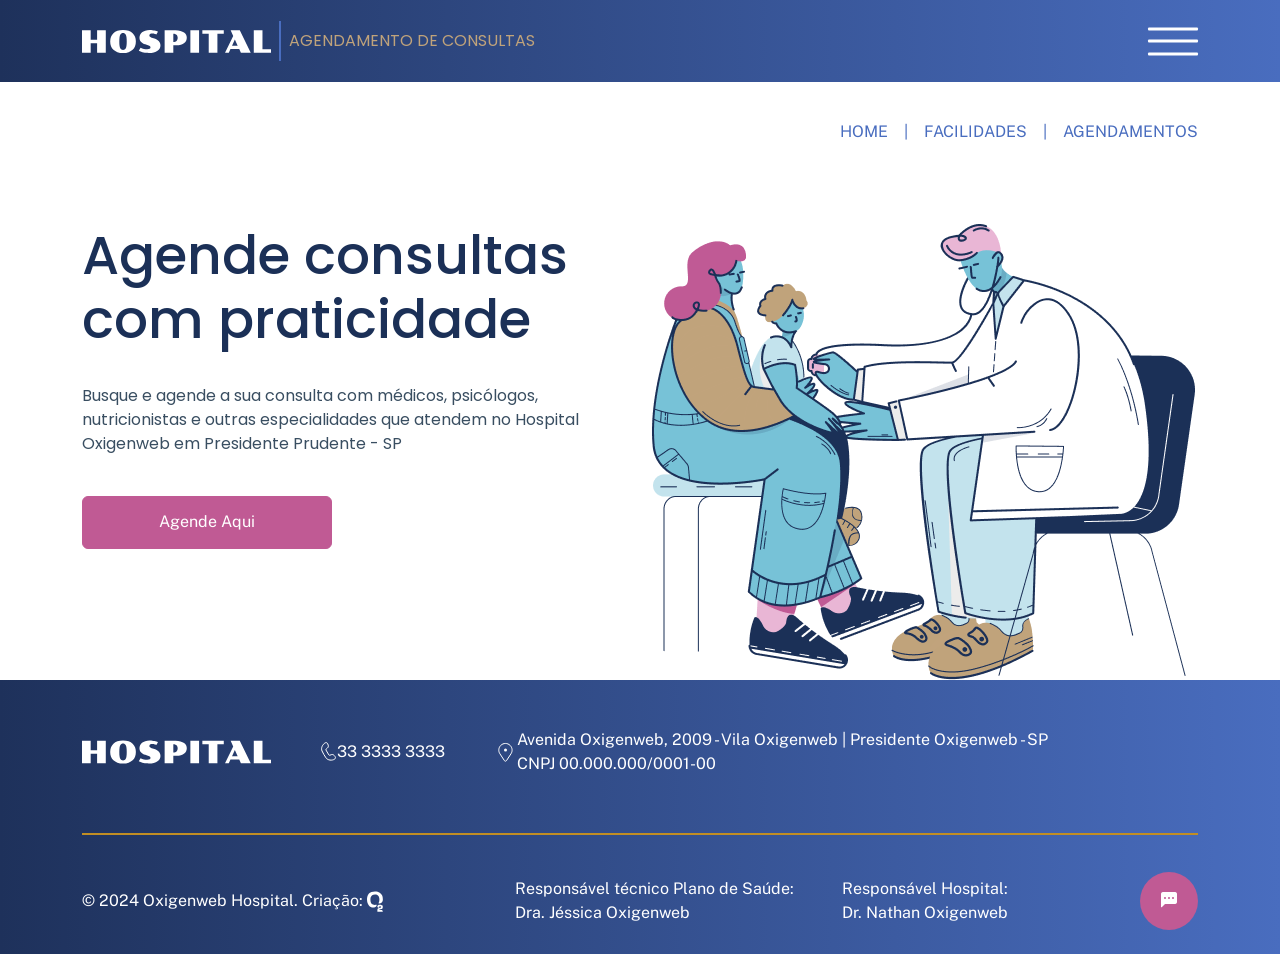
<file: index.html>
<!doctype html>
<html lang="en">

<head>
    <title>Hospital - Agendar consulta</title>
    <!-- Required meta tags -->
    <meta charset="utf-8" />
    <meta name="viewport" content="width=device-width, initial-scale=1, shrink-to-fit=no" />

    <!-- Bootstrap CSS v5.2.1 -->
    <link href="https://cdn.jsdelivr.net/npm/bootstrap@5.3.2/dist/css/bootstrap.min.css" rel="stylesheet"
        integrity="sha384-T3c6CoIi6uLrA9TneNEoa7RxnatzjcDSCmG1MXxSR1GAsXEV/Dwwykc2MPK8M2HN" crossorigin="anonymous" />
    <link rel="stylesheet" href="https://cdn.jsdelivr.net/npm/bootstrap-icons@1.11.3/font/bootstrap-icons.min.css">
    <link rel="stylesheet" href="css/style.css">
    <link rel="stylesheet" href="css/btn.css">
</head>

<body>
    <header>
        <nav class="navbar fixed-top gradient-bg bg-body-tertiary d-flex">
            <div class="container py-2">
                <div class="d-flex gap-2 align-items-center">
                    <a class="navbar-brand m-0 d-flex" href="#">
                        <img src="imgs/HOSPITAL.svg" alt="logo">
                    </a>
                    <div class="vertical-line"></div>
                    <p class="text-top m-0 fonte-titulo">Agendamento de consultas</p>
                </div>
                <div class="off-screen-menu">
                    <ul class="ul-menu fonte-titulo">
                        <li><a href="index.html" class="text-white link-underline link-underline-opacity-0">Home</a>
                        </li>
                        <li><a href="#" class="text-white link-underline link-underline-opacity-0">Rede credenciada</a>
                        </li>
                        <li><a href="#" class="text-white link-underline link-underline-opacity-0">Agendamentos</a></li>
                        <li><a href="#" class="text-white link-underline link-underline-opacity-0">2º Via de Boleto</a>
                        </li>
                        <li><a href="#" class="text-white link-underline link-underline-opacity-0">Área do
                                Beneficiário</a></li>
                        <li><a href="faq.html" class="text-white link-underline link-underline-opacity-0">FAQ</a></li>
                    </ul>
                </div>
                <div class="ham-menu">
                    <span></span>
                    <span></span>
                    <span></span>
                </div>
            </div>
        </nav>
    </header>
    <main>
        <div class="container-xl">
            <div class="col breadcrumbs">
                <div class="d-flex justify-content-end gap-3">
                    <a href="#" class="links-pags">HOME</a>
                    <span class="links-pags"> | </span>
                    <a href="#" class="links-pags">FACILIDADES</a>
                    <span class="links-pags"> | </span>
                    <a href="#" class="links-pags">AGENDAMENTOS</a>
                </div>
            </div>

            <section id="home" class="">
                <div class="row d-flex justify-content-center mt-5">
                    <div class="col-12 col-md-6">
                        <div class="d-grid gap-4 pe-3">
                            <h1 class="fonte-azul fonte-grande fonte-titulo fonte-titulo">Agende consultas com
                                praticidade</h1>
                            <p class="cor-cinza fonte-titulo">Busque e agende a sua consulta com médicos, psicólogos,
                                nutricionistas
                                e outras especialidades que
                                atendem no Hospital Oxigenweb em Presidente Prudente - SP</p>
                            <button id="startBookingAppointment" class="btn btn-primary btn-start-appointment">Agende
                                Aqui</button>
                        </div>
                    </div>
                    <div class="col-12 col-md-6">
                        <img src="imgs/img-tratamento.png" alt="imagem-atendimento" class="img-fluid">
                    </div>
                </div>
            </section>

            <section id="form" class="d-none">
                <div class="row d-flex justify-content-center mt-3">
                    <div class="col-12 col-md-3 d-flex justify-content-center">
                        <ul class="progress-list p-0 d-flex flex-row flex-md-column">
                            <li class="one active">
                                <div class="d-flex align-items-center">
                                    <svg width="32" height="35" viewBox="0 0 31 35" fill="none"
                                        xmlns="http://www.w3.org/2000/svg">
                                        <circle cx="15.5" cy="17.5" r="15.5" />
                                        <path
                                            d="M14.064 22V15.502H12.516V14.512C13.012 14.512 13.412 14.466 13.716 14.374C14.024 14.278 14.254 14.142 14.406 13.966C14.558 13.786 14.648 13.572 14.676 13.324H15.84V22H14.064Z"
                                            fill="white" />
                                    </svg>
                                    <div class="ms-2 d-flex flex-column">
                                        <span>Especialidade</span>
                                        <span id="especialidade-txt"></span>
                                    </div>
                                </div>
                            </li>
                            <li class="two">
                                <div class="d-flex align-items-center">
                                    <svg width="32" height="35" viewBox="0 0 31 35" fill="none"
                                        xmlns="http://www.w3.org/2000/svg">
                                        <circle cx="15.5" cy="17.5" r="15.5" />
                                        <path
                                            d="M12.678 22V21.136V20.692C12.678 20.252 12.76 19.872 12.924 19.552C13.088 19.228 13.304 18.948 13.572 18.712C13.844 18.472 14.14 18.262 14.46 18.082C14.784 17.902 15.108 17.732 15.432 17.572C15.756 17.412 16.052 17.252 16.32 17.092C16.592 16.928 16.81 16.746 16.974 16.546C17.138 16.346 17.22 16.11 17.22 15.838C17.22 15.49 17.098 15.206 16.854 14.986C16.614 14.766 16.284 14.656 15.864 14.656C15.428 14.656 15.058 14.782 14.754 15.034C14.45 15.286 14.262 15.666 14.19 16.174H12.516C12.524 15.622 12.652 15.122 12.9 14.674C13.152 14.222 13.528 13.864 14.028 13.6C14.528 13.336 15.156 13.204 15.912 13.204C16.56 13.204 17.118 13.314 17.586 13.534C18.058 13.754 18.422 14.06 18.678 14.452C18.934 14.844 19.062 15.302 19.062 15.826C19.062 16.262 18.982 16.638 18.822 16.954C18.662 17.27 18.45 17.54 18.186 17.764C17.922 17.988 17.632 18.184 17.316 18.352C17 18.52 16.684 18.676 16.368 18.82C16.056 18.964 15.768 19.112 15.504 19.264C15.24 19.412 15.028 19.58 14.868 19.768C14.708 19.956 14.628 20.182 14.628 20.446V20.524H19.05V22H12.678Z"
                                            fill="white" />
                                    </svg>
                                    <div class="ms-2 d-flex flex-column">
                                        <span>Selecione o profissional</span>
                                        <span id="profissional-txt"></span>
                                    </div>
                                </div>
                            </li>
                            <li class="three">
                                <div class="d-flex align-items-center">
                                    <svg width="32" height="35" viewBox="0 0 31 35" fill="none"
                                        xmlns="http://www.w3.org/2000/svg">
                                        <circle cx="15.5" cy="17.5" r="15.5" />
                                        <path
                                            d="M12.582 15.994C12.582 15.37 12.728 14.852 13.02 14.44C13.316 14.028 13.714 13.72 14.214 13.516C14.714 13.308 15.27 13.204 15.882 13.204C16.53 13.204 17.106 13.288 17.61 13.456C18.118 13.624 18.518 13.88 18.81 14.224C19.102 14.568 19.248 15.004 19.248 15.532C19.248 15.96 19.124 16.338 18.876 16.666C18.628 16.99 18.224 17.248 17.664 17.44C17.984 17.528 18.28 17.662 18.552 17.842C18.824 18.022 19.042 18.252 19.206 18.532C19.37 18.812 19.452 19.148 19.452 19.54C19.452 19.964 19.358 20.338 19.17 20.662C18.982 20.986 18.722 21.258 18.39 21.478C18.058 21.698 17.674 21.862 17.238 21.97C16.802 22.078 16.336 22.132 15.84 22.132C15.144 22.128 14.55 22.014 14.058 21.79C13.57 21.562 13.194 21.238 12.93 20.818C12.67 20.398 12.536 19.898 12.528 19.318H14.214C14.298 19.81 14.49 20.166 14.79 20.386C15.09 20.606 15.446 20.716 15.858 20.716C16.218 20.716 16.526 20.664 16.782 20.56C17.042 20.456 17.24 20.312 17.376 20.128C17.516 19.94 17.586 19.726 17.586 19.486C17.586 19.238 17.514 19.024 17.37 18.844C17.23 18.664 17.034 18.524 16.782 18.424C16.53 18.32 16.242 18.264 15.918 18.256L15.09 18.226V16.834L15.834 16.792C16.146 16.78 16.418 16.722 16.65 16.618C16.882 16.514 17.062 16.376 17.19 16.204C17.322 16.028 17.388 15.83 17.388 15.61C17.388 15.398 17.322 15.214 17.19 15.058C17.058 14.902 16.876 14.78 16.644 14.692C16.412 14.604 16.146 14.56 15.846 14.56C15.57 14.56 15.316 14.606 15.084 14.698C14.852 14.79 14.662 14.942 14.514 15.154C14.366 15.362 14.28 15.642 14.256 15.994H12.582Z"
                                            fill="white" />
                                    </svg>
                                    <div class="ms-2 d-flex flex-column">
                                        <span>Data e Hora</span>
                                        <span id="date-txt"></span>
                                    </div>
                                </div>
                            </li>
                            <li class="four">
                                <div class="d-flex align-items-center">
                                    <svg width="32" height="35" viewBox="0 0 31 31" fill="none"
                                        xmlns="http://www.w3.org/2000/svg">
                                        <circle cx="15.5" cy="15.5" r="15.5" />
                                        <path
                                            d="M16.47 11.324H18.192V16.61H19.53V18.08H18.192V20H16.506L16.512 18.08H12.516V16.64L16.47 11.324ZM14.136 16.61H16.512V13.43L14.136 16.61Z"
                                            fill="white" />
                                    </svg>
                                    <div class="ms-2 d-flex flex-column">
                                        <span>Dados do paciente</span>
                                        <span id="paciente"></span>
                                    </div>
                                </div>
                            </li>
                            <li class="five">
                                <svg width="32" height="35" viewBox="0 0 31 35" fill="none"
                                    xmlns="http://www.w3.org/2000/svg">
                                    <circle cx="15.5" cy="17.5" r="15.5" />
                                    <path
                                        d="M13.434 13.324H19.008L18.942 14.758H14.82L14.652 16.852C14.972 16.672 15.276 16.542 15.564 16.462C15.856 16.382 16.176 16.342 16.524 16.342C17.104 16.342 17.622 16.452 18.078 16.672C18.538 16.888 18.902 17.206 19.17 17.626C19.438 18.046 19.572 18.558 19.572 19.162C19.572 19.774 19.434 20.302 19.158 20.746C18.882 21.19 18.49 21.532 17.982 21.772C17.478 22.012 16.88 22.132 16.188 22.132C15.62 22.132 15.092 22.044 14.604 21.868C14.116 21.692 13.694 21.452 13.338 21.148C12.982 20.84 12.712 20.488 12.528 20.092L13.896 19.282C14.052 19.554 14.228 19.8 14.424 20.02C14.62 20.236 14.846 20.408 15.102 20.536C15.362 20.66 15.664 20.722 16.008 20.722C16.528 20.722 16.946 20.584 17.262 20.308C17.578 20.032 17.736 19.672 17.736 19.228C17.736 18.948 17.664 18.698 17.52 18.478C17.38 18.254 17.186 18.078 16.938 17.95C16.69 17.822 16.4 17.758 16.068 17.758C15.892 17.758 15.724 17.774 15.564 17.806C15.408 17.834 15.248 17.89 15.084 17.974C14.924 18.054 14.746 18.17 14.55 18.322C14.494 18.346 14.454 18.358 14.43 18.358C14.41 18.358 14.37 18.344 14.31 18.316L13.038 17.728L13.434 13.324Z"
                                        fill="white" />
                                </svg>
                                <span>Confirmação</span>
                            </li>
                        </ul>
                    </div>
                    <div class="col-12 col-md-3 mt-3">
                        <h2 class="margin-h2"><b id="etapa" class="fonte-azul fonte-titulo">Selecione a
                                especialidade</b></h2>
                    </div>
                    <div class="col-12 col-md-6">

                        <section id="form-especialidade" class="">
                            <div class="row">
                                <div class="col d-grid justify-content-center gap-3">
                                    <div class="search-bar">
                                        <input type="text" id="search" placeholder="Buscar especialidade na lista">
                                    </div>
                                    <div class="specialty">
                                        <div id="especialidade1" data-value="Especialidade 1" class="specialty-item">
                                            <h2 >Especialidade 1</h2>
                                            <p>Descrição da especialidade selecionada lorem ipsum ansiedade é natural e, para além disso, é uma
                                                emoção fundamental.</p>
                                        </div>
                                        <div id="especialidade2" data-value="Especialidade 2" class="specialty-item">
                                            <h2>Especialidade 2</h2>
                                            <p>Descrição da especialidade selecionada lorem ipsum ansiedade é natural e, para além disso, é uma
                                                emoção fundamental.</p>
                                        </div>
                                        <div id="especialidade3" data-value="Especialidade 3" class="specialty-item">
                                            <h2>Especialidade 3</h2>
                                            <p>Descrição da especialidade selecionada lorem ipsum ansiedade é natural e, para além disso, é uma
                                                emoção fundamental.</p>
                                        </div>
                                        <div id="especialidade4" data-value="Especialidade 4" class="specialty-item">
                                            <h2>Especialidade 4</h2>
                                            <p>Descrição da especialidade selecionada lorem ipsum ansiedade é natural e, para além disso, é uma
                                                emoção fundamental.</p>
                                        </div>
                                    </div>
                                </div>
                            </div>
                            <div class="d-flex mt-4 justify-content-between margin-grande-bottom">
                                <button id="firstButtonNext" class="btn btn-primary btn-next ms-auto disabled">Avançar
                                    <i class="bi bi-chevron-right"></i></button>
                            </div>
                        </section>

                        <section id="form-doctor" class="d-none">
                            <span id="profesionalOf">Profissionais de </span>
                            <div class="row pb-5">
                                <div class="col">
                                    <div class="card">
                                        <div
                                            class="card-image rounded-top d-flex justify-content-center align-items-center">
                                            <img src="imgs/ico-doctor-placeholder.png" height="50px" width="58px"
                                                alt="">
                                        </div>
                                        <div class="card-body d-grid">
                                            <p class="card-title text-center m-0">Dra. Jéssica Oxigenweb</p>
                                            <input type="radio" class="doctor-radio" name="doutor" value="Jéssica"
                                                id="doutor1">
                                        </div>
                                    </div>
                                </div>
                                <div class="col">
                                    <div class="card">
                                        <div
                                            class="card-image rounded-top d-flex justify-content-center align-items-center">
                                            <img src="imgs/ico-doctor-placeholder.png" height="50px" width="58px"
                                                alt="">
                                        </div>
                                        <div class="card-body d-grid">
                                            <p class="card-title text-center m-0">Dr. Nathan Oxigenweb</p>
                                            <input type="radio" class="doctor-radio" name="doutor" value="Nathan"
                                                id="doutor2">
                                        </div>
                                    </div>
                                </div>
                                <div class="col">
                                    <div class="card">
                                        <div
                                            class="card-image rounded-top d-flex justify-content-center align-items-center">
                                            <img src="imgs/ico-doctor-placeholder.png" height="50px" width="58px"
                                                alt="">
                                        </div>
                                        <div class="card-body d-grid">
                                            <p class="card-title text-center m-0">Dr. Ricardo Nakamura Oxigenweb</p>
                                            <input type="radio" class="doctor-radio" name="doutor"
                                                value="Ricardo Nakamura" id="doutor3">
                                        </div>
                                    </div>
                                </div>
                                <div class="d-flex mt-4 justify-content-between">
                                    <button id="firstButtonPrevious" class="btn btn-ghost-primary btn-next"><i
                                            class="bi bi-chevron-left"></i>Voltar</button>
                                    <button id="secondButtonNext" class="btn btn-primary btn-next">Avançar <i
                                            class="bi bi-chevron-right"></i></button>
                                </div>
                            </div>
                        </section>

                        <section id="form-time" class="d-none">
                            <div class="row">
                                <div class="col d-grid margin-grande-top gap-3">
                                    <input id="date" class="form-control form-control-lg" type="date"
                                        aria-label="date input">
                                    <select id="horaSelect" class="form-select form-select-lg" aria-label="select time">
                                        <option disabled selected>Selecione um horário disponível</option>
                                        <option value="7">7:00</option>
                                        <option value="8">8:00</option>
                                        <option value="9">9:00</option>
                                        <option value="10">10:00</option>
                                        <option value="11">11:00</option>
                                        <option value="13">13:00</option>
                                        <option value="14">14:00</option>
                                        <option value="15">15:00</option>
                                        <option value="16">16:00</option>
                                        <option value="17">17:00</option>
                                        <option value="18">18:00</option>
                                    </select>
                                </div>
                                <div class="d-flex mt-4 justify-content-between margin-grande-bottom">
                                    <button id="secondButtonPrevious" class="btn btn-ghost-primary btn-next"><i
                                            class="bi bi-chevron-left"></i>Voltar</button>
                                    <button id="thirdButtonNext" class="btn btn-primary btn-next">Avançar <i
                                            class="bi bi-chevron-right"></i></button>
                                </div>
                            </div>
                        </section>

                        <section id="form-info" class="d-none">
                            <div class="row">
                                <div class="col d-grid gap-3">
                                    <select id="whosConsulting" class="form-select form-select-lg"
                                        aria-label="select time">
                                        <option selected value="Consulta para si mesmo">Sim, a consulta é para mim
                                        </option>
                                        <option value="Consulta para outra pessoas">Não, a consulta é para outra pessoa
                                        </option>
                                    </select>
                                    <input id="nameInput" class="form-control form-control-lg" type="text"
                                        placeholder="Nome completo" aria-label=".form-control-lg example">
                                    <input id="birthdayInput" class="form-control form-control-lg" type="text"
                                        placeholder="Data de nascimento" onblur="(this.type='text')"
                                        onfocus="(this.type='date')" aria-label=".form-control-lg example">
                                    <input id="emailInput" class="form-control form-control-lg" type="text"
                                        placeholder="E-mail" aria-label=".form-control-lg example">
                                    <input id="cpfInput" class="form-control form-control-lg" type="text"
                                        placeholder="CPF" aria-label=".form-control-lg example">
                                    <input id="telInput" class="form-control form-control-lg" type="tel"
                                        placeholder="Telefone para contato" aria-label=".form-control-lg example">
                                    <div class="d-flex align-items-center justify-content-center gap-3">
                                        <input class="form-check-input" type="checkbox" value="" id="flexCheckDefault">
                                        <label class="form-check-label" for="flexCheckDefault">
                                            Eu li e concordo com os Termos de Uso para utilização dos meus dados no site
                                            do
                                            Hospital, para fins de consulta e de contato
                                        </label>
                                    </div>
                                </div>
                            </div>
                            <div class="d-flex mt-4 justify-content-between margin-grande-bottom">
                                <button id="thirdButtonPrevious" class="btn btn-ghost-primary btn-next"><i
                                        class="bi bi-chevron-left"></i>Voltar</button>
                                <button id="fourthButtonNext" class="btn btn-primary btn-next">Avançar <i
                                        class="bi bi-chevron-right"></i></button>
                            </div>
                        </section>

                        <section id="form-confirmar" class="d-none">
                            <div class="row">
                                <div class="col d-grid gap-3">
                                    <div></div>
                                    <h3 class="fonte-azul">Especialidade</h3>
                                    <span id="especialidadeTxtFinal"></span>
                                    <div></div>
                                    <h3 class="fonte-azul">Data e Hora</h3>
                                    <span id="dateTxtFinal"></span>
                                    <div></div>
                                    <h3 class="fonte-azul">Profissional</h3>
                                    <span id="doctorTxtFinal"></span>
                                    <div></div>
                                    <h3 class="fonte-azul">Dados do paciente</h3>
                                    <span id="whosConsultingFinal"></span>
                                    <span id="nomeTxtFInal"></span>
                                    <span id="birthdayTxtFinal"></span>
                                    <span id="cpfTxtFinal"></span>
                                    <span id="emailTxtFinal"></span>
                                    <span id="telTxtFinal"></span>
                                    <div></div>
                                </div>
                            </div>
                            <div class="d-flex mt-4 justify-content-between margin-grande-bottom">
                                <button id="fourthButtonPrevious" class="btn btn-ghost-primary btn-next"><i
                                        class="bi bi-chevron-left"></i>Voltar</button>
                                <button id="buttonConfirm" class="btn btn-primary btn-next">Avançar <i
                                        class="bi bi-chevron-right"></i></button>
                            </div>
                        </section>
                    </div>
            </section>

            <section id="final" class="d-none">
                <div class="row d-flex justify-content-center mt-5">
                    <div class="col-12 col-md-6">
                        <div class="d-grid gap-4">
                            <h1 class="fonte-azul fonte-grande fonte-titulo fonte-titulo text-center">Sua consulta foi
                                agendada com sucesso!</h1>
                            <p class="cor-cinza fonte-titulo text-center">Você receberá, em seu e-mail, uma notificação
                                como lembrete. Obrigado!</p>
                            <div class="d-flex mt-4 justify-content-between margin-grande-bottom">
                                <button id="homeButton" class="btn btn-primary btn-start-appointment">Voltar para a
                                    home</button>
                                <button class="btn btn-outline-primary btn-start-appointment">Ver mais
                                    facilidades</button>
                            </div>
                        </div>
                    </div>
                </div>
            </section>
        </div>
        </div>
        </section>

        </div>
    </main>
    <footer>
        <div class="gradient-bg pt-5 pb-4">
            <div class="container-xl">
                <div class="d-flex gap-5">
                    <img src="imgs/HOSPITAL.svg" alt="logo">
                    <div class="d-flex align-items-center">
                        <img src="imgs/ico-telefone.svg" alt="ico-telefone">
                        <span class="text-white">33 3333 3333</span>
                    </div>
                    <div class="d-flex align-items-center">
                        <img src="imgs/ico-location.svg" alt="ico-location">
                        <span class="text-white">Avenida Oxigenweb, 2009 - Vila Oxigenweb | Presidente Oxigenweb - SP
                            <br>CNPJ 00.000.000/0001-00</span>
                    </div>
                </div>
                <div class="linha-footer"></div>
                <div class="d-flex gap-5 justify-content-between">
                    <div class="d-flex align-items-center">
                        <span class="text-white">© 2024 Oxigenweb Hospital. Criação:&nbsp;</span>
                        <img src="imgs/ico-oxigen.svg" alt="ico-oxigen">
                    </div>
                    <div class="d-flex align-items-center gap-5">
                        <span class="text-white">Responsável técnico Plano de Saúde:<br>Dra. Jéssica Oxigenweb</span>
                        <span class="text-white">Responsável Hospital:<br>Dr. Nathan Oxigenweb</span>
                    </div>
                    <button class="btn btn-chat circulo-lupa rounded-circle" type="submit"><i
                            class="bi bi-chat-left-dots-fill text-white"></i></button>
                </div>
            </div>
        </div>
    </footer>
    <!-- Bootstrap JavaScript Libraries -->
    <script src="js/form.js"></script>
    <script src="js/script.js"></script>
    <script src="https://cdn.jsdelivr.net/npm/@popperjs/core@2.11.8/dist/umd/popper.min.js"
        integrity="sha384-I7E8VVD/ismYTF4hNIPjVp/Zjvgyol6VFvRkX/vR+Vc4jQkC+hVqc2pM8ODewa9r"
        crossorigin="anonymous"></script>
    <script src="https://cdn.jsdelivr.net/npm/bootstrap@5.3.2/dist/js/bootstrap.min.js"
        integrity="sha384-BBtl+eGJRgqQAUMxJ7pMwbEyER4l1g+O15P+16Ep7Q9Q+zqX6gSbd85u4mG4QzX+"
        crossorigin="anonymous"></script>
</body>

</html>
</file>
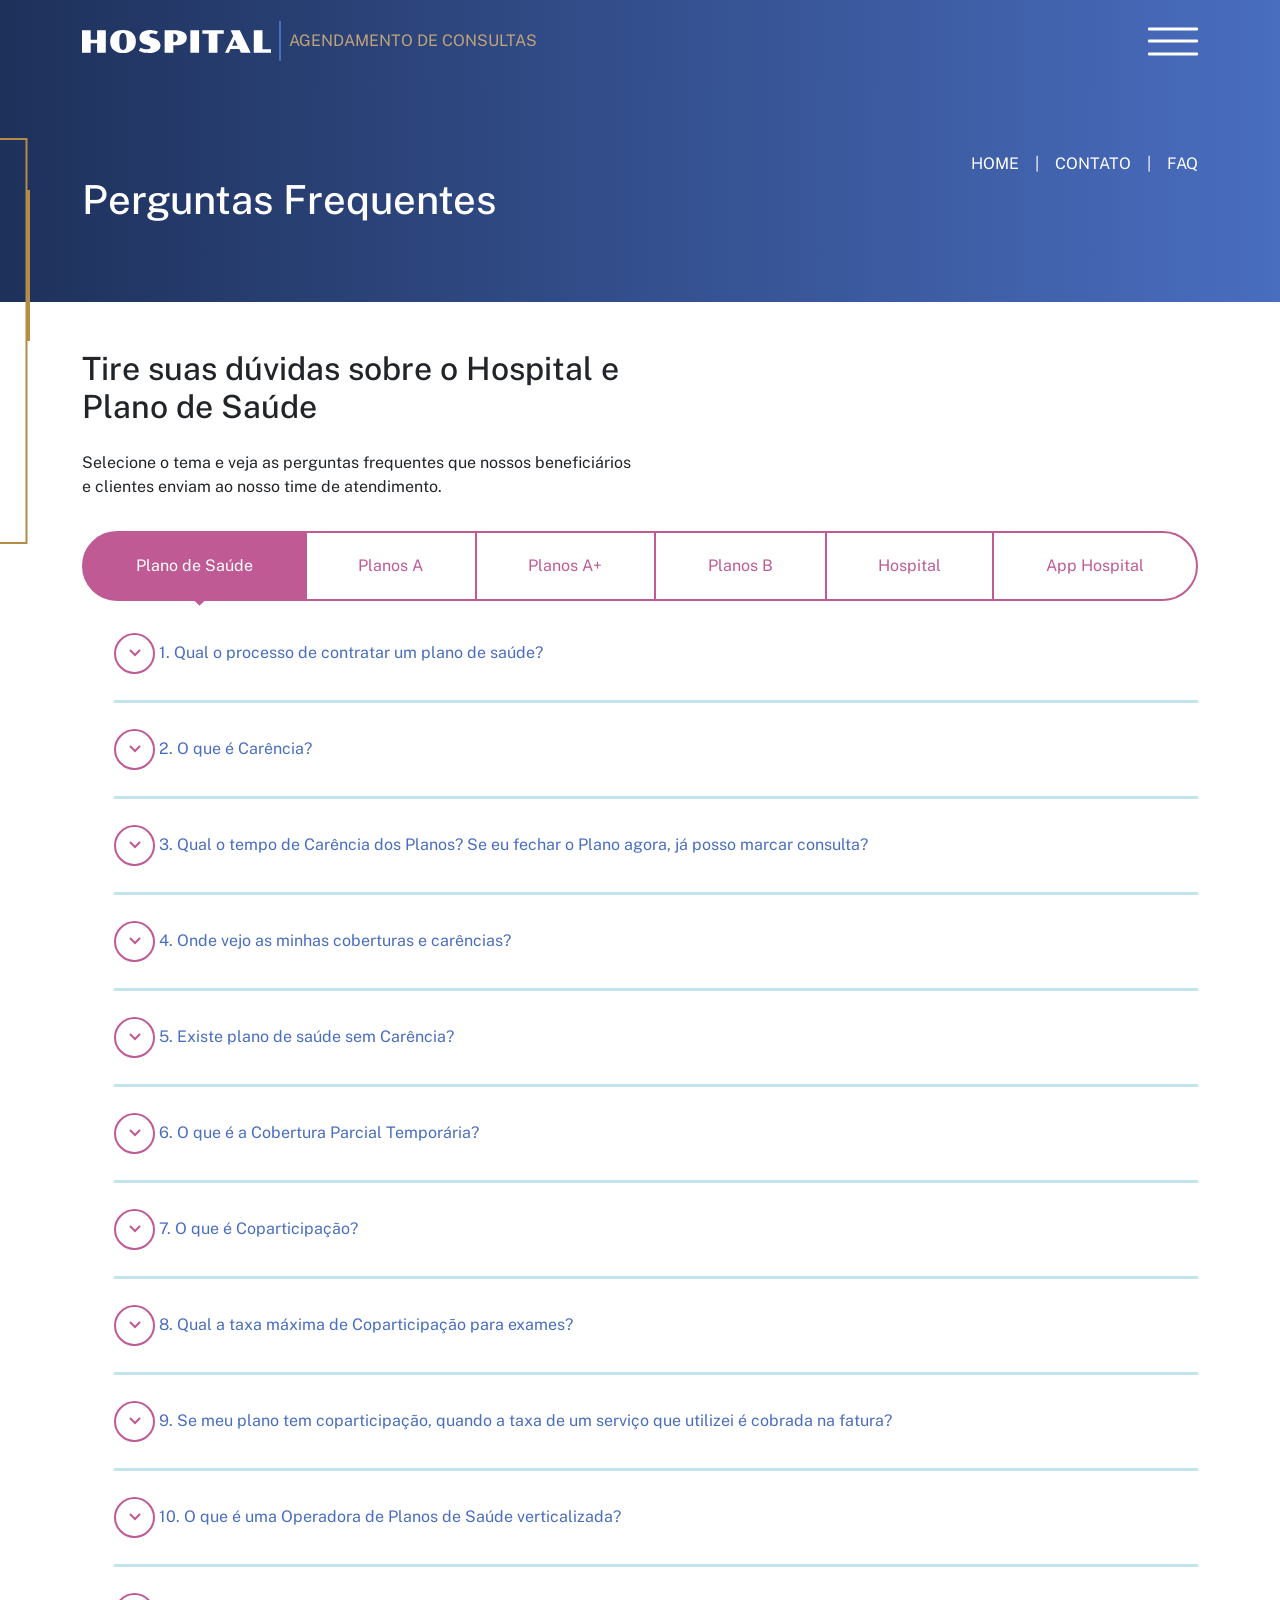
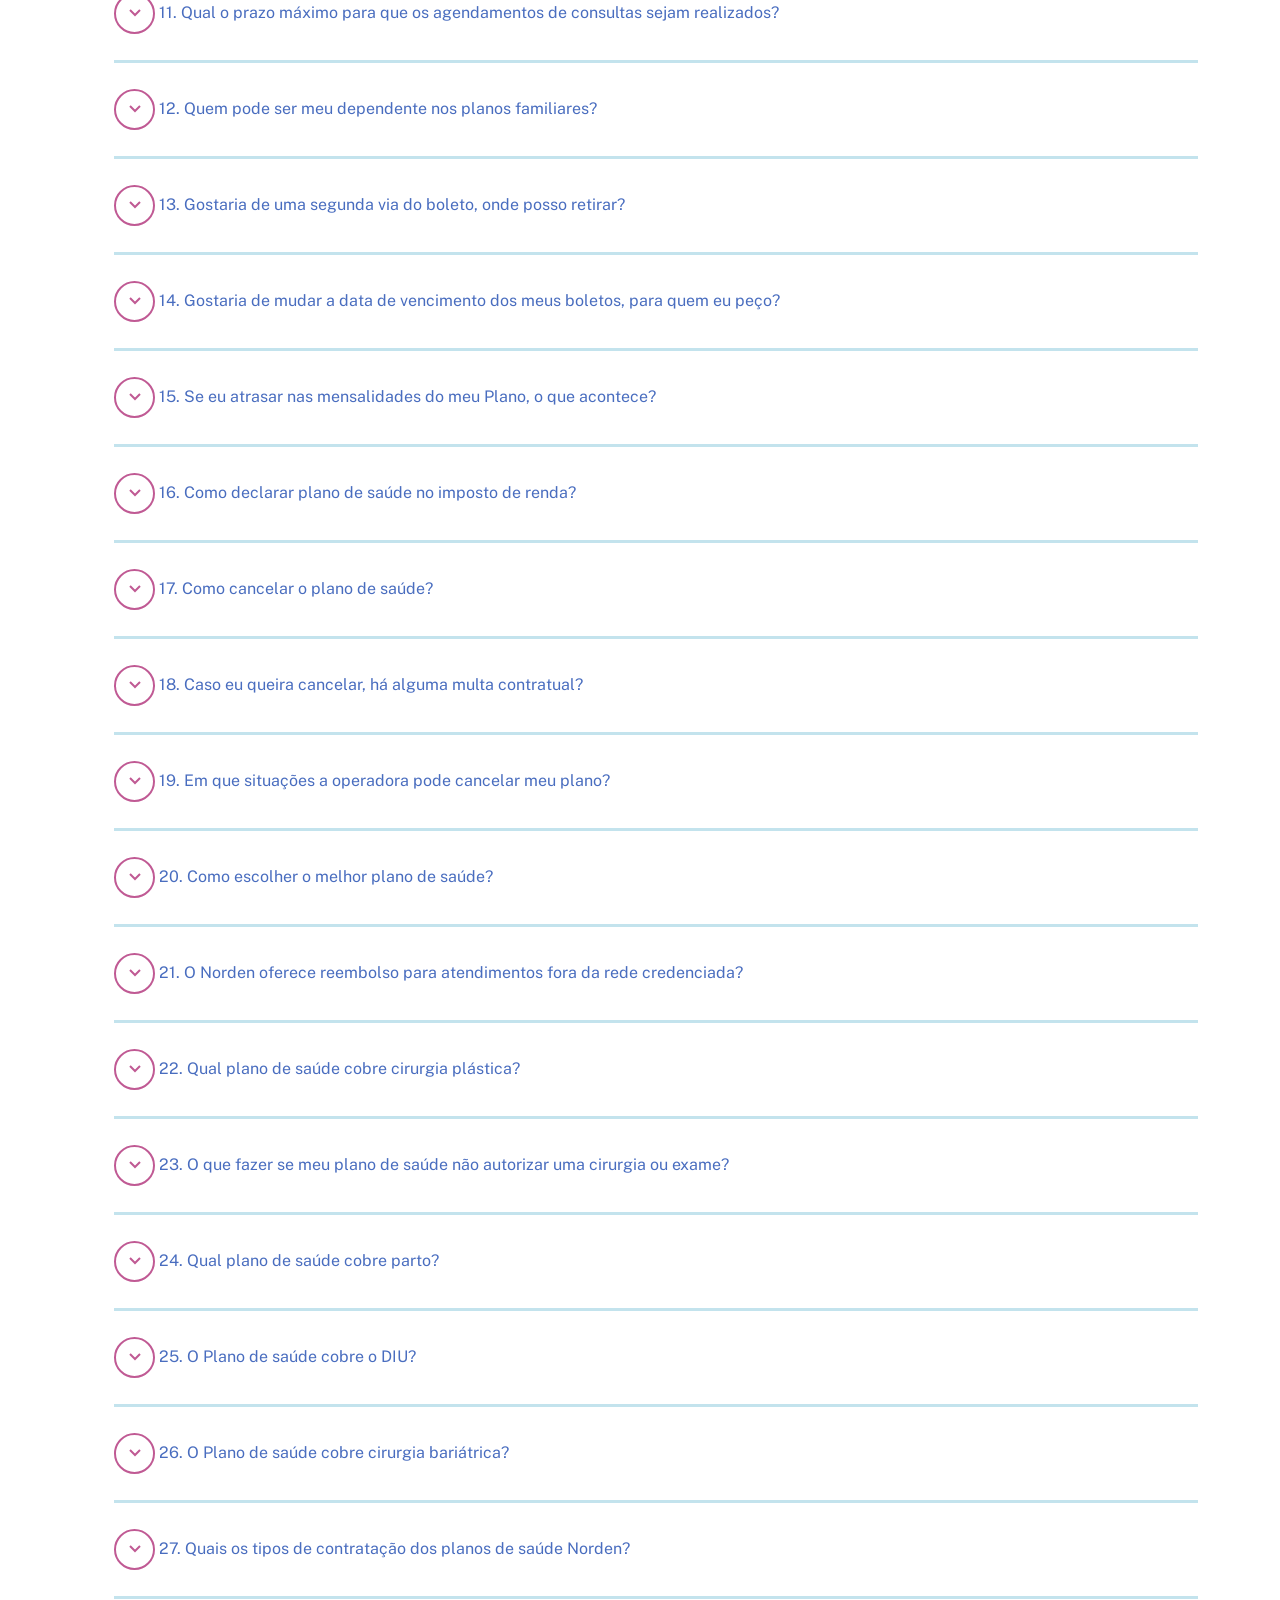
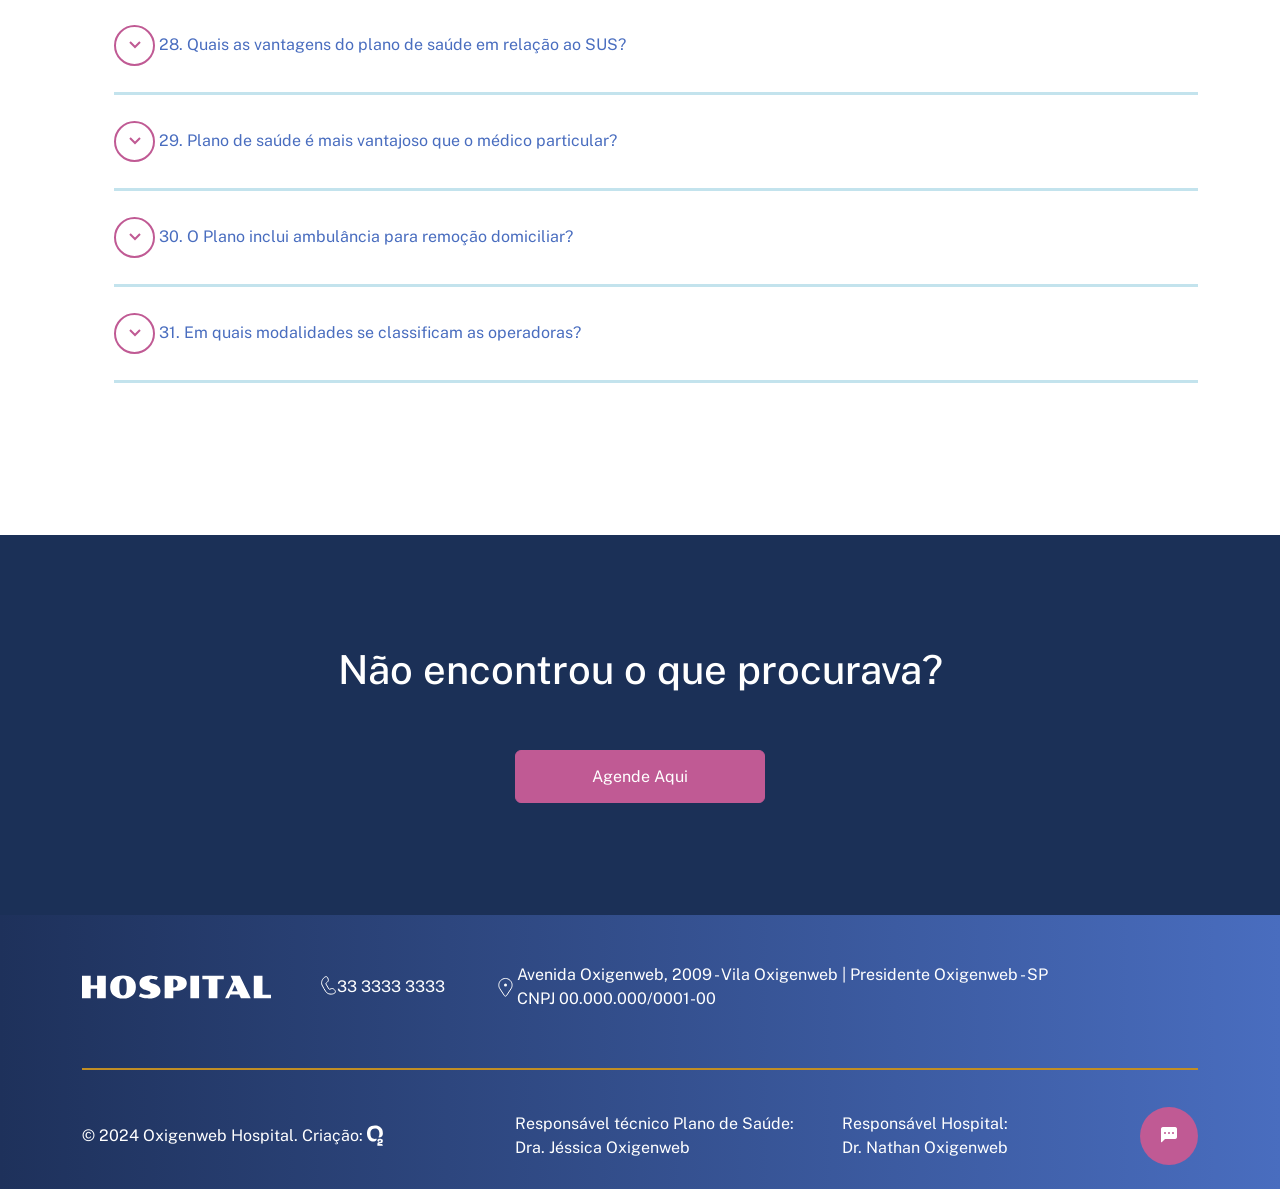
<file: faq.html>
<!doctype html>
<html lang="en">

<head>
    <title>Hospital - FAQ</title>
    <meta charset="utf-8" />
    <meta name="viewport" content="width=device-width, initial-scale=1, shrink-to-fit=no" />

    <!-- Bootstrap CSS v5.2.1 -->
    <link href="https://cdn.jsdelivr.net/npm/bootstrap@5.3.2/dist/css/bootstrap.min.css" rel="stylesheet"
        integrity="sha384-T3c6CoIi6uLrA9TneNEoa7RxnatzjcDSCmG1MXxSR1GAsXEV/Dwwykc2MPK8M2HN" crossorigin="anonymous" />
    <link rel="stylesheet" href="https://cdn.jsdelivr.net/npm/bootstrap-icons@1.11.3/font/bootstrap-icons.min.css">
    <link rel="stylesheet" href="css/style.css">
    <link rel="stylesheet" href="css/btn.css">
</head>

<body>
    <header>
        <nav class="navbar fixed-top gradient-bg bg-body-tertiary d-flex">
            <div class="container py-2">
                <div class="d-flex gap-2 align-items-center">
                    <a class="navbar-brand m-0 d-flex" href="#">
                        <img src="imgs/HOSPITAL.svg" alt="logo">
                    </a>
                    <div class="vertical-line d-none d-md-inline"></div>
                    <p class="text-top m-0 d-none d-md-inline">Agendamento de consultas</p>
                </div>
                <div class="off-screen-menu sticky-top">
                    <ul class="ul-menu">
                        <li><a href="index.html" class="text-white link-underline link-underline-opacity-0">Home</a>
                        </li>
                        <li><a href="#" class="text-white link-underline link-underline-opacity-0">Rede credenciada</a>
                        </li>
                        <li><a href="#" class="text-white link-underline link-underline-opacity-0">Agendamentos</a></li>
                        <li><a href="#" class="text-white link-underline link-underline-opacity-0">2º Via de Boleto</a>
                        </li>
                        <li><a href="#" class="text-white link-underline link-underline-opacity-0">Área do
                                Beneficiário</a></li>
                        <li><a href="faq.html" class="text-white link-underline link-underline-opacity-0">FAQ</a></li>
                    </ul>
                </div>
                <div class="ham-menu">
                    <span></span>
                    <span></span>
                    <span></span>
                </div>
            </div>
        </nav>
    </header>
    <main>
        <img class="enfeite" src="imgs/enfeite.png" alt="enfeite">
        <div class="semi-header">
            <div class="container">
                <div class="col-12">
                    <div class="d-flex justify-content-end gap-3">
                        <a href="#" class="text-white links-pags">HOME</a>
                        <span class="text-white links-pags"> | </span>
                        <a href="#" class="text-white links-pags">CONTATO</a>
                        <span class="text-white links-pags"> | </span>
                        <a href="#" class="text-white links-pags">FAQ</a>
                    </div>
                </div>
                <div>
                    <h1 class="text-white">Perguntas Frequentes</h1>
                </div>
            </div>
        </div>
        <div class="container">
            <div class="d-grid mt-5 gap-3">
                <div class="col-6">
                    <h2>Tire suas dúvidas sobre o Hospital e Plano de Saúde</h2>
                </div>
                <div class="col-6">
                    <p>Selecione o tema e veja as perguntas frequentes que nossos beneficiários e clientes enviam ao
                        nosso time de atendimento.</p>
                </div>
                <div class="col-12 mb-3">
                    <div class="btn-group w-100 rounded-pill" role="group" aria-label="Basic radio toggle button group">
                        <input type="radio" class="btn-check" name="btnradio" id="btnradio1" value="1" checked>
                        <label
                            class="btn btn-outline-primary borda-radio rounded-start-pill d-flex position-relative align-items-center justify-content-center"
                            for="btnradio1" id="lblradio1">Plano de Saúde <div class="losango losango-ativo" id="losango1"></div></label>

                        <input type="radio" class="btn-check" name="btnradio" id="btnradio2" value="2">
                        <label
                            class="btn btn-outline-primary borda-radio border-start-0 d-flex position-relative align-items-center justify-content-center"
                            for="btnradio2">Planos A <div class="losango" id="losango2"></div></label>

                        <input type="radio" class="btn-check" name="btnradio" id="btnradio3" value="3">
                        <label
                            class="btn btn-outline-primary borda-radio border-start-0 border-end-0 d-flex position-relative align-items-center justify-content-center"
                            for="btnradio3">Planos A+<div class="losango" id="losango3"></div></label>

                        <input type="radio" class="btn-check" name="btnradio" id="btnradio4" value="4">
                        <label class="btn btn-outline-primary borda-radio d-flex align-items-center position-relative justify-content-center"
                            for="btnradio4">Planos B<div class="losango" id="losango4"></div></label>

                        <input type="radio" class="btn-check" name="btnradio" id="btnradio5" value="5">
                        <label
                            class="btn btn-outline-primary borda-radio border-start-0 border-end-0 position-relative d-flex align-items-center justify-content-center"
                            for="btnradio5">Hospital<div class="losango" id="losango5"></div></label>

                        <input type="radio" class="btn-check" name="btnradio" id="btnradio6" value="6">
                        <label
                            class="btn btn-outline-primary borda-radio rounded-end-pill d-flex position-relative align-items-center justify-content-center"
                            for="btnradio6">App Hospital<div class="losango" id="losango6"></div></label>
                    </div>
                </div>
                <scetion id="firstOption">
                    <div class="col-12">
                        <ul class="ul-menu">
                            <li>
                                <button
                                    class="btn btn-primary rounded-circle btn-faq collapsed d-inline-flex justify-content-center align-items-center"
                                    type="radio" data-bs-toggle="collapse" data-bs-target="#collapse1" aria-expanded="false"
                                    aria-controls="collapse1">
                                    <svg class="chevron collapsed" width="12" height="8" viewBox="0 0 12 8"
                                        xmlns="http://www.w3.org/2000/" data-bs-toggle="collapse"
                                        data-bs-target="#collapse1" aria-expanded="false" aria-controls="collapse1">
                                        <path d="M1 1L6 6L11 1" />
                                    </svg>
                                </button>
                                <a class="links-pags cor-cinza" data-bs-toggle="collapse" href="#collapse1" role="button"
                                    aria-expanded="false" aria-controls="collapse1">
                                    1. Qual o processo de contratar um plano de saúde?
                                </a>
                                <div class="collapse" id="collapse1">
                                    <div class="margin-faq-answer">
                                        Some placeholder content for the collapse component. This panel is hidden by default
                                        but revealed when the user activates the relevant trigger.
                                    </div>
                            </li>
                            <div class="linha-faq my-3"></div>
                            <li>
                                <button
                                    class="btn btn-primary rounded-circle btn-faq collapsed d-inline-flex justify-content-center align-items-center"
                                    type="radio" data-bs-toggle="collapse" data-bs-target="#collapse2" aria-expanded="false"
                                    aria-controls="collapse2">
                                    <svg class="chevron collapsed" width="12" height="8" viewBox="0 0 12 8"
                                        xmlns="http://www.w3.org/2000/" data-bs-toggle="collapse"
                                        data-bs-target="#collapse2" aria-expanded="false" aria-controls="collapse2">
                                        <path d="M1 1L6 6L11 1" />
                                    </svg>
                                </button>
                                <a class="links-pags cor-cinza" data-bs-toggle="collapse" href="#collapse2" role="button"
                                    aria-expanded="false" aria-controls="collapse2">
                                    2. O que é Carência?
                                </a>
                                <div class="collapse" id="collapse2">
                                    <div class="margin-faq-answer">
                                        Some placeholder content for the collapse component. This panel is hidden by default
                                        but revealed when the user activates the relevant trigger.
                                    </div>
                            </li>
                            <div class="linha-faq my-3"></div>
                            <li>
                                <button
                                    class="btn btn-primary rounded-circle btn-faq collapsed d-inline-flex justify-content-center align-items-center"
                                    type="radio" data-bs-toggle="collapse" data-bs-target="#collapse3" aria-expanded="false"
                                    aria-controls="collapse3">
                                    <svg class="chevron collapsed" width="12" height="8" viewBox="0 0 12 8"
                                        xmlns="http://www.w3.org/2000/" data-bs-toggle="collapse"
                                        data-bs-target="#collapse3" aria-expanded="false" aria-controls="collapse3">
                                        <path d="M1 1L6 6L11 1" />
                                    </svg>
                                </button>
                                <a class="links-pags cor-cinza" data-bs-toggle="collapse" href="#collapse3" role="button"
                                    aria-expanded="false" aria-controls="collapse3">
                                    3. Qual o tempo de Carência dos Planos? Se eu fechar o Plano agora, já posso marcar
                                    consulta?
                                </a>
                                <div class="collapse pt-3" id="collapse3">
                                    <div class="margin-faq-answer">
                                        <p class="cor-cinza font-bold"><b>A partir do fechamento de contrato do nosso plano,
                                                seguimos as carências abaixo:</b></p>
                                        <ul class="ul-faq cor-cinza">
                                            <li>Em <b>24h</b> consegue fazer atendimentos de emergências e urgências (pronto
                                                socorro);</li>
                                            <li>Em <b>7</b> dias consegue realizar as consultas médicas ambulatoriais;</li>
                                            <li>Em <b>30</b> dias consegue realizar exames médicos auxiliares e de rotina;
                                            </li>
                                            <li>Em <b>60</b> dias consegue realizar exames complementares;</li>
                                            <li>Em <b>120</b> dias consegue realizar terapias e sessões com psicólogo,
                                                fonoaudiólogo e outros.</li>
                                            <li>Em <b>150</b> dias Consegue realizar exames e procedimentos Especiais como
                                                Ultrassonografia, Mamografias e outros.</li>
                                            <li>Em <b>180</b> dias consegue realizar procedimentos de alta complexidade.
                                            </li>
                                            <li>Em <b>300</b> dias consegue realizar partos a termo.</li>
                                            <li>Vale ressaltar que doenças ou lesões pré-existehntes podem vir a gerar uma
                                                cobertura parcial temporária no Plano de Saúde de 720 dias.</li>
                                        </ul>
                                    </div>
                            </li>
                            <div class="linha-faq my-3"></div>
                            <li>
                                <button
                                    class="btn btn-primary rounded-circle btn-faq collapsed d-inline-flex justify-content-center align-items-center"
                                    type="radio" data-bs-toggle="collapse" data-bs-target="#collapse4" aria-expanded="false"
                                    aria-controls="collapse4">
                                    <svg class="chevron collapsed" width="12" height="8" viewBox="0 0 12 8"
                                        xmlns="http://www.w3.org/2000/" data-bs-toggle="collapse"
                                        data-bs-target="#collapse4" aria-expanded="false" aria-controls="collapse4">
                                        <path d="M1 1L6 6L11 1" />
                                    </svg>
                                </button>
                                <a class="links-pags cor-cinza" data-bs-toggle="collapse" href="#collapse4" role="button"
                                    aria-expanded="false" aria-controls="collapse4">
                                    4. Onde vejo as minhas coberturas e carências?
                                </a>
                                <div class="collapse" id="collapse4">
                                    <div class="margin-faq-answer">
                                        Some placeholder content for the collapse component. This panel is hidden by default
                                        but revealed when the user activates the relevant trigger.
                                    </div>
                            </li>
                            <div class="linha-faq my-3"></div>
                            <li>
                                <button
                                    class="btn btn-primary rounded-circle btn-faq collapsed d-inline-flex justify-content-center align-items-center"
                                    type="radio" data-bs-toggle="collapse" data-bs-target="#collapse5" aria-expanded="false"
                                    aria-controls="collapse5">
                                    <svg class="chevron collapsed" width="12" height="8" viewBox="0 0 12 8"
                                        xmlns="http://www.w3.org/2000/" data-bs-toggle="collapse"
                                        data-bs-target="#collapse5" aria-expanded="false" aria-controls="collapse5">
                                        <path d="M1 1L6 6L11 1" />
                                    </svg>
                                </button>
                                <a class="links-pags cor-cinza" data-bs-toggle="collapse" href="#collapse5" role="button"
                                    aria-expanded="false" aria-controls="collapse5">
                                    5. Existe plano de saúde sem Carência?
                                </a>
                                <div class="collapse" id="collapse5">
                                    <div class="margin-faq-answer">
                                        Some placeholder content for the collapse component. This panel is hidden by default
                                        but revealed when the user activates the relevant trigger.
                                    </div>
                            </li>
                            <div class="linha-faq my-3"></div>
                            <li>
                                <button
                                    class="btn btn-primary rounded-circle btn-faq collapsed d-inline-flex justify-content-center align-items-center"
                                    type="radio" data-bs-toggle="collapse" data-bs-target="#collapse6" aria-expanded="false"
                                    aria-controls="collapse6">
                                    <svg class="chevron collapsed" width="12" height="8" viewBox="0 0 12 8"
                                        xmlns="http://www.w3.org/2000/" data-bs-toggle="collapse"
                                        data-bs-target="#collapse6" aria-expanded="false" aria-controls="collapse6">
                                        <path d="M1 1L6 6L11 1" />
                                    </svg>
                                </button>
                                <a class="links-pags cor-cinza" data-bs-toggle="collapse" href="#collapse6" role="button"
                                    aria-expanded="false" aria-controls="collapse6">
                                    6. O que é a Cobertura Parcial Temporária?
                                </a>
                                <div class="collapse" id="collapse6">
                                    <div class="margin-faq-answer">
                                        Some placeholder content for the collapse component. This panel is hidden by default
                                        but revealed when the user activates the relevant trigger.
                                    </div>
                            </li>
                            <div class="linha-faq my-3"></div>
                            <li>
                                <button
                                    class="btn btn-primary rounded-circle btn-faq collapsed d-inline-flex justify-content-center align-items-center"
                                    type="radio" data-bs-toggle="collapse" data-bs-target="#collapse7" aria-expanded="false"
                                    aria-controls="collapse7">
                                    <svg class="chevron collapsed" width="12" height="8" viewBox="0 0 12 8"
                                        xmlns="http://www.w3.org/2000/" data-bs-toggle="collapse"
                                        data-bs-target="#collapse7" aria-expanded="false" aria-controls="collapse7">
                                        <path d="M1 1L6 6L11 1" />
                                    </svg>
                                </button>
                                <a class="links-pags cor-cinza" data-bs-toggle="collapse" href="#collapse7" role="button"
                                    aria-expanded="false" aria-controls="collapse7">
                                    7. O que é Coparticipação?
                                </a>
                                <div class="collapse" id="collapse7">
                                    <div class="margin-faq-answer">
                                        Some placeholder content for the collapse component. This panel is hidden by default
                                        but revealed when the user activates the relevant trigger.
                                    </div>
                            </li>
                            <div class="linha-faq my-3"></div>
                            <li>
                                <button
                                    class="btn btn-primary rounded-circle btn-faq collapsed d-inline-flex justify-content-center align-items-center"
                                    type="radio" data-bs-toggle="collapse" data-bs-target="#collapse8" aria-expanded="false"
                                    aria-controls="collapse8">
                                    <svg class="chevron collapsed" width="12" height="8" viewBox="0 0 12 8"
                                        xmlns="http://www.w3.org/2000/" data-bs-toggle="collapse"
                                        data-bs-target="#collapse8" aria-expanded="false" aria-controls="collapse8">
                                        <path d="M1 1L6 6L11 1" />
                                    </svg>
                                </button>
                                <a class="links-pags cor-cinza" data-bs-toggle="collapse" href="#collapse8" role="button"
                                    aria-expanded="false" aria-controls="collapse8">
                                    8. Qual a taxa máxima de Coparticipação para exames?
                                </a>
                                <div class="collapse" id="collapse8">
                                    <div class="margin-faq-answer">
                                        Some placeholder content for the collapse component. This panel is hidden by default
                                        but revealed when the user activates the relevant trigger.
                                    </div>
                            </li>
                            <div class="linha-faq my-3"></div>
                            <li>
                                <button
                                    class="btn btn-primary rounded-circle btn-faq collapsed d-inline-flex justify-content-center align-items-center"
                                    type="radio" data-bs-toggle="collapse" data-bs-target="#collapse9" aria-expanded="false"
                                    aria-controls="collapse9">
                                    <svg class="chevron collapsed" width="12" height="8" viewBox="0 0 12 8"
                                        xmlns="http://www.w3.org/2000/" data-bs-toggle="collapse"
                                        data-bs-target="#collapse9" aria-expanded="false" aria-controls="collapse9">
                                        <path d="M1 1L6 6L11 1" />
                                    </svg>
                                </button>
                                <a class="links-pags cor-cinza" data-bs-toggle="collapse" href="#collapse9" role="button"
                                    aria-expanded="false" aria-controls="collapse9">
                                    9. Se meu plano tem coparticipação, quando a taxa de um serviço que utilizei é cobrada na fatura?
                                </a>
                                <div class="collapse" id="collapse9">
                                    <div class="margin-faq-answer">
                                        Some placeholder content for the collapse component. This panel is hidden by default
                                        but revealed when the user activates the relevant trigger.
                                    </div>
                            </li>
                            <div class="linha-faq my-3"></div>
                            <li>
                                <button
                                    class="btn btn-primary rounded-circle btn-faq collapsed d-inline-flex justify-content-center align-items-center"
                                    type="radio" data-bs-toggle="collapse" data-bs-target="#collapse10" aria-expanded="false"
                                    aria-controls="collapse10">
                                    <svg class="chevron collapsed" width="12" height="8" viewBox="0 0 12 8"
                                        xmlns="http://www.w3.org/2000/" data-bs-toggle="collapse"
                                        data-bs-target="#collapse10" aria-expanded="false" aria-controls="collapse10">
                                        <path d="M1 1L6 6L11 1" />
                                    </svg>
                                </button>
                                <a class="links-pags cor-cinza" data-bs-toggle="collapse" href="#collapse10" role="button"
                                    aria-expanded="false" aria-controls="collapse10">
                                    10. O que é uma Operadora de Planos de Saúde verticalizada?
                                </a>
                                <div class="collapse" id="collapse10">
                                    <div class="margin-faq-answer">
                                        Some placeholder content for the collapse component. This panel is hidden by default
                                        but revealed when the user activates the relevant trigger.
                                    </div>
                            </li>
                            <div class="linha-faq my-3"></div>

                            <li>
                                <button
                                    class="btn btn-primary rounded-circle btn-faq collapsed d-inline-flex justify-content-center align-items-center"
                                    type="radio" data-bs-toggle="collapse" data-bs-target="#collapse11" aria-expanded="false"
                                    aria-controls="collapse11">
                                    <svg class="chevron collapsed" width="12" height="8" viewBox="0 0 12 8"
                                        xmlns="http://www.w3.org/2000/" data-bs-toggle="collapse"
                                        data-bs-target="#collapse11" aria-expanded="false" aria-controls="collapse11">
                                        <path d="M1 1L6 6L11 1" />
                                    </svg>
                                </button>
                                <a class="links-pags cor-cinza" data-bs-toggle="collapse" href="#collapse11" role="button"
                                    aria-expanded="false" aria-controls="collapse11">
                                    11. Qual o prazo máximo para que os agendamentos de consultas sejam realizados?
                                </a>
                                <div class="collapse" id="collapse11">
                                    <div class="margin-faq-answer">
                                        Some placeholder content for the collapse component. This panel is hidden by default
                                        but revealed when the user activates the relevant trigger.
                                    </div>
                            </li>
                            <div class="linha-faq my-3"></div>
                            <li>
                                <button
                                    class="btn btn-primary rounded-circle btn-faq collapsed d-inline-flex justify-content-center align-items-center"
                                    type="radio" data-bs-toggle="collapse" data-bs-target="#collapse12" aria-expanded="false"
                                    aria-controls="collapse12">
                                    <svg class="chevron collapsed" width="12" height="8" viewBox="0 0 12 8"
                                        xmlns="http://www.w3.org/2000/" data-bs-toggle="collapse"
                                        data-bs-target="#collapse12" aria-expanded="false" aria-controls="collapse12">
                                        <path d="M1 1L6 6L11 1" />
                                    </svg>
                                </button>
                                <a class="links-pags cor-cinza" data-bs-toggle="collapse" href="#collapse12" role="button"
                                    aria-expanded="false" aria-controls="collapse12">
                                    12. Quem pode ser meu dependente nos planos familiares?
                                </a>
                                <div class="collapse" id="collapse12">
                                    <div class="margin-faq-answer">
                                        Some placeholder content for the collapse component. This panel is hidden by default
                                        but revealed when the user activates the relevant trigger.
                                    </div>
                            </li>
                            <div class="linha-faq my-3"></div>
                            <li>
                                <button
                                    class="btn btn-primary rounded-circle btn-faq collapsed d-inline-flex justify-content-center align-items-center"
                                    type="radio" data-bs-toggle="collapse" data-bs-target="#collapse13" aria-expanded="false"
                                    aria-controls="collapse13">
                                    <svg class="chevron collapsed" width="12" height="8" viewBox="0 0 12 8"
                                        xmlns="http://www.w3.org/2000/" data-bs-toggle="collapse"
                                        data-bs-target="#collapse13" aria-expanded="false" aria-controls="collapse13">
                                        <path d="M1 1L6 6L11 1" />
                                    </svg>
                                </button>
                                <a class="links-pags cor-cinza" data-bs-toggle="collapse" href="#collapse13" role="button"
                                    aria-expanded="false" aria-controls="collapse13">
                                    13. Gostaria de uma segunda via do boleto, onde posso retirar?
                                </a>
                                <div class="collapse pt-3" id="collapse13">
                                    <div class="margin-faq-answer">
                                        Some placeholder content for the collapse component. This panel is hidden by default
                                        but revealed when the user activates the relevant trigger.
                                    </div>
                            </li>
                            <div class="linha-faq my-3"></div>
                            <li>
                                <button
                                    class="btn btn-primary rounded-circle btn-faq collapsed d-inline-flex justify-content-center align-items-center"
                                    type="radio" data-bs-toggle="collapse" data-bs-target="#collapse14" aria-expanded="false"
                                    aria-controls="collapse14">
                                    <svg class="chevron collapsed" width="12" height="8" viewBox="0 0 12 8"
                                        xmlns="http://www.w3.org/2000/" data-bs-toggle="collapse"
                                        data-bs-target="#collapse14" aria-expanded="false" aria-controls="collapse14">
                                        <path d="M1 1L6 6L11 1" />
                                    </svg>
                                </button>
                                <a class="links-pags cor-cinza" data-bs-toggle="collapse" href="#collapse14" role="button"
                                    aria-expanded="false" aria-controls="collapse14">
                                    14. Gostaria de mudar a data de vencimento dos meus boletos, para quem eu peço?
                                </a>
                                <div class="collapse" id="collapse14">
                                    <div class="margin-faq-answer">
                                        Some placeholder content for the collapse component. This panel is hidden by default
                                        but revealed when the user activates the relevant trigger.
                                    </div>
                            </li>
                            <div class="linha-faq my-3"></div>
                            <li>
                                <button
                                    class="btn btn-primary rounded-circle btn-faq collapsed d-inline-flex justify-content-center align-items-center"
                                    type="radio" data-bs-toggle="collapse" data-bs-target="#collapse15" aria-expanded="false"
                                    aria-controls="collapse15">
                                    <svg class="chevron collapsed" width="12" height="8" viewBox="0 0 12 8"
                                        xmlns="http://www.w3.org/2000/" data-bs-toggle="collapse"
                                        data-bs-target="#collapse15" aria-expanded="false" aria-controls="collapse15">
                                        <path d="M1 1L6 6L11 1" />
                                    </svg>
                                </button>
                                <a class="links-pags cor-cinza" data-bs-toggle="collapse" href="#collapse15" role="button"
                                    aria-expanded="false" aria-controls="collapse15">
                                    15. Se eu atrasar nas mensalidades do meu Plano, o que acontece?
                                </a>
                                <div class="collapse" id="collapse15">
                                    <div class="margin-faq-answer">
                                        Some placeholder content for the collapse component. This panel is hidden by default
                                        but revealed when the user activates the relevant trigger.
                                    </div>
                            </li>
                            <div class="linha-faq my-3"></div>
                            <li>
                                <button
                                    class="btn btn-primary rounded-circle btn-faq collapsed d-inline-flex justify-content-center align-items-center"
                                    type="radio" data-bs-toggle="collapse" data-bs-target="#collapse16" aria-expanded="false"
                                    aria-controls="collapse16">
                                    <svg class="chevron collapsed" width="12" height="8" viewBox="0 0 12 8"
                                        xmlns="http://www.w3.org/2000/" data-bs-toggle="collapse"
                                        data-bs-target="#collapse16" aria-expanded="false" aria-controls="collapse16">
                                        <path d="M1 1L6 6L11 1" />
                                    </svg>
                                </button>
                                <a class="links-pags cor-cinza" data-bs-toggle="collapse" href="#collapse16" role="button"
                                    aria-expanded="false" aria-controls="collapse16">
                                    16. Como declarar plano de saúde no imposto de renda?
                                </a>
                                <div class="collapse" id="collapse16">
                                    <div class="margin-faq-answer">
                                        Some placeholder content for the collapse component. This panel is hidden by default
                                        but revealed when the user activates the relevant trigger.
                                    </div>
                            </li>
                            <div class="linha-faq my-3"></div>
                            <li>
                                <button
                                    class="btn btn-primary rounded-circle btn-faq collapsed d-inline-flex justify-content-center align-items-center"
                                    type="radio" data-bs-toggle="collapse" data-bs-target="#collapse17" aria-expanded="false"
                                    aria-controls="collapse17">
                                    <svg class="chevron collapsed" width="12" height="8" viewBox="0 0 12 8"
                                        xmlns="http://www.w3.org/2000/" data-bs-toggle="collapse"
                                        data-bs-target="#collapse17" aria-expanded="false" aria-controls="collapse17">
                                        <path d="M1 1L6 6L11 1" />
                                    </svg>
                                </button>
                                <a class="links-pags cor-cinza" data-bs-toggle="collapse" href="#collapse17" role="button"
                                    aria-expanded="false" aria-controls="collapse17">
                                    17. Como cancelar o plano de saúde?
                                </a>
                                <div class="collapse" id="collapse17">
                                    <div class="margin-faq-answer">
                                        Some placeholder content for the collapse component. This panel is hidden by default
                                        but revealed when the user activates the relevant trigger.
                                    </div>
                            </li>
                            <div class="linha-faq my-3"></div>
                            <li>
                                <button
                                    class="btn btn-primary rounded-circle btn-faq collapsed d-inline-flex justify-content-center align-items-center"
                                    type="radio" data-bs-toggle="collapse" data-bs-target="#collapse18" aria-expanded="false"
                                    aria-controls="collapse18">
                                    <svg class="chevron collapsed" width="12" height="8" viewBox="0 0 12 8"
                                        xmlns="http://www.w3.org/2000/" data-bs-toggle="collapse"
                                        data-bs-target="#collapse18" aria-expanded="false" aria-controls="collapse18">
                                        <path d="M1 1L6 6L11 1" />
                                    </svg>
                                </button>
                                <a class="links-pags cor-cinza" data-bs-toggle="collapse" href="#collapse8" role="button"
                                    aria-expanded="false" aria-controls="collapse18">
                                    18. Caso eu queira cancelar, há alguma multa contratual?
                                </a>
                                <div class="collapse" id="collapse18">
                                    <div class="margin-faq-answer">
                                        Some placeholder content for the collapse component. This panel is hidden by default
                                        but revealed when the user activates the relevant trigger.
                                    </div>
                            </li>
                            <div class="linha-faq my-3"></div>
                            <li>
                                <button
                                    class="btn btn-primary rounded-circle btn-faq collapsed d-inline-flex justify-content-center align-items-center"
                                    type="radio" data-bs-toggle="collapse" data-bs-target="#collapse19" aria-expanded="false"
                                    aria-controls="collapse19">
                                    <svg class="chevron collapsed" width="12" height="8" viewBox="0 0 12 8"
                                        xmlns="http://www.w3.org/2000/" data-bs-toggle="collapse"
                                        data-bs-target="#collapse19" aria-expanded="false" aria-controls="collapse19">
                                        <path d="M1 1L6 6L11 1" />
                                    </svg>
                                </button>
                                <a class="links-pags cor-cinza" data-bs-toggle="collapse" href="#collapse19" role="button"
                                    aria-expanded="false" aria-controls="collapse19">
                                    19. Em que situações a operadora pode cancelar meu plano?
                                </a>
                                <div class="collapse" id="collapse19">
                                    <div class="margin-faq-answer">
                                        Some placeholder content for the collapse component. This panel is hidden by default
                                        but revealed when the user activates the relevant trigger.
                                    </div>
                            </li>
                            <div class="linha-faq my-3"></div>
                            <li>
                                <button
                                    class="btn btn-primary rounded-circle btn-faq collapsed d-inline-flex justify-content-center align-items-center"
                                    type="radio" data-bs-toggle="collapse" data-bs-target="#collapse20" aria-expanded="false"
                                    aria-controls="collapse20">
                                    <svg class="chevron collapsed" width="12" height="8" viewBox="0 0 12 8"
                                        xmlns="http://www.w3.org/2000/" data-bs-toggle="collapse"
                                        data-bs-target="#collapse20" aria-expanded="false" aria-controls="collapse20">
                                        <path d="M1 1L6 6L11 1" />
                                    </svg>
                                </button>
                                <a class="links-pags cor-cinza" data-bs-toggle="collapse" href="#collapse20" role="button"
                                    aria-expanded="false" aria-controls="collapse20">
                                    20. Como escolher o melhor plano de saúde?
                                </a>
                                <div class="collapse" id="collapse20">
                                    <div class="margin-faq-answer">
                                        Some placeholder content for the collapse component. This panel is hidden by default
                                        but revealed when the user activates the relevant trigger.
                                    </div>
                            </li>
                            <div class="linha-faq my-3"></div>

                            <li>
                                <button
                                    class="btn btn-primary rounded-circle btn-faq collapsed d-inline-flex justify-content-center align-items-center"
                                    type="radio" data-bs-toggle="collapse" data-bs-target="#collapse21" aria-expanded="false"
                                    aria-controls="collapse21">
                                    <svg class="chevron collapsed" width="12" height="8" viewBox="0 0 12 8"
                                        xmlns="http://www.w3.org/2000/" data-bs-toggle="collapse"
                                        data-bs-target="#collapse21" aria-expanded="false" aria-controls="collapse21">
                                        <path d="M1 1L6 6L11 1" />
                                    </svg>
                                </button>
                                <a class="links-pags cor-cinza" data-bs-toggle="collapse" href="#collapse21" role="button"
                                    aria-expanded="false" aria-controls="collapse21">
                                    21. O Norden oferece reembolso para atendimentos fora da rede credenciada?
                                </a>
                                <div class="collapse" id="collapse21">
                                    <div class="margin-faq-answer">
                                        Some placeholder content for the collapse component. This panel is hidden by default
                                        but revealed when the user activates the relevant trigger.
                                    </div>
                            </li>
                            <div class="linha-faq my-3"></div>
                            <li>
                                <button
                                    class="btn btn-primary rounded-circle btn-faq collapsed d-inline-flex justify-content-center align-items-center"
                                    type="radio" data-bs-toggle="collapse" data-bs-target="#collapse22" aria-expanded="false"
                                    aria-controls="collapse22">
                                    <svg class="chevron collapsed" width="12" height="8" viewBox="0 0 12 8"
                                        xmlns="http://www.w3.org/2000/" data-bs-toggle="collapse"
                                        data-bs-target="#collapse22" aria-expanded="false" aria-controls="collapse22">
                                        <path d="M1 1L6 6L11 1" />
                                    </svg>
                                </button>
                                <a class="links-pags cor-cinza" data-bs-toggle="collapse" href="#collapse22" role="button"
                                    aria-expanded="false" aria-controls="collapse22">
                                    22. Qual plano de saúde cobre cirurgia plástica?
                                </a>
                                <div class="collapse" id="collapse22">
                                    <div class="margin-faq-answer">
                                        Some placeholder content for the collapse component. This panel is hidden by default
                                        but revealed when the user activates the relevant trigger.
                                    </div>
                            </li>
                            <div class="linha-faq my-3"></div>
                            <li>
                                <button
                                    class="btn btn-primary rounded-circle btn-faq collapsed d-inline-flex justify-content-center align-items-center"
                                    type="radio" data-bs-toggle="collapse" data-bs-target="#collapse23" aria-expanded="false"
                                    aria-controls="collapse23">
                                    <svg class="chevron collapsed" width="12" height="8" viewBox="0 0 12 8"
                                        xmlns="http://www.w3.org/2000/" data-bs-toggle="collapse"
                                        data-bs-target="#collapse23" aria-expanded="false" aria-controls="collapse23">
                                        <path d="M1 1L6 6L11 1" />
                                    </svg>
                                </button>
                                <a class="links-pags cor-cinza" data-bs-toggle="collapse" href="#collapse23" role="button"
                                    aria-expanded="false" aria-controls="collapse23">
                                    23. O que fazer se meu plano de saúde não autorizar uma cirurgia ou exame?
                                </a>
                                <div class="collapse pt-3" id="collapse23">
                                    <div class="margin-faq-answer">
                                        Some placeholder content for the collapse component. This panel is hidden by default
                                        but revealed when the user activates the relevant trigger.
                                    </div>
                            </li>
                            <div class="linha-faq my-3"></div>
                            <li>
                                <button
                                    class="btn btn-primary rounded-circle btn-faq collapsed d-inline-flex justify-content-center align-items-center"
                                    type="radio" data-bs-toggle="collapse" data-bs-target="#collapse24" aria-expanded="false"
                                    aria-controls="collapse24">
                                    <svg class="chevron collapsed" width="12" height="8" viewBox="0 0 12 8"
                                        xmlns="http://www.w3.org/2000/" data-bs-toggle="collapse"
                                        data-bs-target="#collapse24" aria-expanded="false" aria-controls="collapse24">
                                        <path d="M1 1L6 6L11 1" />
                                    </svg>
                                </button>
                                <a class="links-pags cor-cinza" data-bs-toggle="collapse" href="#collapse24" role="button"
                                    aria-expanded="false" aria-controls="collapse24">
                                    24. Qual plano de saúde cobre parto?
                                </a>
                                <div class="collapse" id="collapse24">
                                    <div class="margin-faq-answer">
                                        Some placeholder content for the collapse component. This panel is hidden by default
                                        but revealed when the user activates the relevant trigger.
                                    </div>
                            </li>
                            <div class="linha-faq my-3"></div>
                            <li>
                                <button
                                    class="btn btn-primary rounded-circle btn-faq collapsed d-inline-flex justify-content-center align-items-center"
                                    type="radio" data-bs-toggle="collapse" data-bs-target="#collapse25" aria-expanded="false"
                                    aria-controls="collapse25">
                                    <svg class="chevron collapsed" width="12" height="8" viewBox="0 0 12 8"
                                        xmlns="http://www.w3.org/2000/" data-bs-toggle="collapse"
                                        data-bs-target="#collapse25" aria-expanded="false" aria-controls="collapse25">
                                        <path d="M1 1L6 6L11 1" />
                                    </svg>
                                </button>
                                <a class="links-pags cor-cinza" data-bs-toggle="collapse" href="#collapse25" role="button"
                                    aria-expanded="false" aria-controls="collapse25">
                                    25. O Plano de saúde cobre o DIU?
                                </a>
                                <div class="collapse" id="collapse25">
                                    <div class="margin-faq-answer">
                                        Some placeholder content for the collapse component. This panel is hidden by default
                                        but revealed when the user activates the relevant trigger.
                                    </div>
                            </li>
                            <div class="linha-faq my-3"></div>
                            <li>
                                <button
                                    class="btn btn-primary rounded-circle btn-faq collapsed d-inline-flex justify-content-center align-items-center"
                                    type="radio" data-bs-toggle="collapse" data-bs-target="#collapse26" aria-expanded="false"
                                    aria-controls="collapse26">
                                    <svg class="chevron collapsed" width="12" height="8" viewBox="0 0 12 8"
                                        xmlns="http://www.w3.org/2000/" data-bs-toggle="collapse"
                                        data-bs-target="#collapse26" aria-expanded="false" aria-controls="collapse26">
                                        <path d="M1 1L6 6L11 1" />
                                    </svg>
                                </button>
                                <a class="links-pags cor-cinza" data-bs-toggle="collapse" href="#collapse26" role="button"
                                    aria-expanded="false" aria-controls="collapse26">
                                    26. O Plano de saúde cobre cirurgia bariátrica?
                                </a>
                                <div class="collapse" id="collapse26">
                                    <div class="margin-faq-answer">
                                        Some placeholder content for the collapse component. This panel is hidden by default
                                        but revealed when the user activates the relevant trigger.
                                    </div>
                            </li>
                            <div class="linha-faq my-3"></div>
                            <li>
                                <button
                                    class="btn btn-primary rounded-circle btn-faq collapsed d-inline-flex justify-content-center align-items-center"
                                    type="radio" data-bs-toggle="collapse" data-bs-target="#collapse27" aria-expanded="false"
                                    aria-controls="collapse27">
                                    <svg class="chevron collapsed" width="12" height="8" viewBox="0 0 12 8"
                                        xmlns="http://www.w3.org/2000/" data-bs-toggle="collapse"
                                        data-bs-target="#collapse27" aria-expanded="false" aria-controls="collapse27">
                                        <path d="M1 1L6 6L11 1" />
                                    </svg>
                                </button>
                                <a class="links-pags cor-cinza" data-bs-toggle="collapse" href="#collapse27" role="button"
                                    aria-expanded="false" aria-controls="collapse27">
                                    27. Quais os tipos de contratação dos planos de saúde Norden?
                                </a>
                                <div class="collapse" id="collapse27">
                                    <div class="margin-faq-answer">
                                        Some placeholder content for the collapse component. This panel is hidden by default
                                        but revealed when the user activates the relevant trigger.
                                    </div>
                            </li>
                            <div class="linha-faq my-3"></div>
                            <li>
                                <button
                                    class="btn btn-primary rounded-circle btn-faq collapsed d-inline-flex justify-content-center align-items-center"
                                    type="radio" data-bs-toggle="collapse" data-bs-target="#collapse28" aria-expanded="false"
                                    aria-controls="collapse28">
                                    <svg class="chevron collapsed" width="12" height="8" viewBox="0 0 12 8"
                                        xmlns="http://www.w3.org/2000/" data-bs-toggle="collapse"
                                        data-bs-target="#collapse28" aria-expanded="false" aria-controls="collapse28">
                                        <path d="M1 1L6 6L11 1" />
                                    </svg>
                                </button>
                                <a class="links-pags cor-cinza" data-bs-toggle="collapse" href="#collapse28" role="button"
                                    aria-expanded="false" aria-controls="collapse28">
                                    28. Quais as vantagens do plano de saúde em relação ao SUS?
                                </a>
                                <div class="collapse" id="collapse28">
                                    <div class="margin-faq-answer">
                                        Some placeholder content for the collapse component. This panel is hidden by default
                                        but revealed when the user activates the relevant trigger.
                                    </div>
                            </li>
                            <div class="linha-faq my-3"></div>
                            <li>
                                <button
                                    class="btn btn-primary rounded-circle btn-faq collapsed d-inline-flex justify-content-center align-items-center"
                                    type="radio" data-bs-toggle="collapse" data-bs-target="#collapse29" aria-expanded="false"
                                    aria-controls="collapse29">
                                    <svg class="chevron collapsed" width="12" height="8" viewBox="0 0 12 8"
                                        xmlns="http://www.w3.org/2000/" data-bs-toggle="collapse"
                                        data-bs-target="#collapse29" aria-expanded="false" aria-controls="collapse29">
                                        <path d="M1 1L6 6L11 1" />
                                    </svg>
                                </button>
                                <a class="links-pags cor-cinza" data-bs-toggle="collapse" href="#collapse29" role="button"
                                    aria-expanded="false" aria-controls="collapse29">
                                    29. Plano de saúde é mais vantajoso que o médico particular?
                                </a>
                                <div class="collapse" id="collapse29">
                                    <div class="margin-faq-answer">
                                        Some placeholder content for the collapse component. This panel is hidden by default
                                        but revealed when the user activates the relevant trigger.
                                    </div>
                            </li>
                            <div class="linha-faq my-3"></div>
                            <li>
                                <button
                                    class="btn btn-primary rounded-circle btn-faq collapsed d-inline-flex justify-content-center align-items-center"
                                    type="radio" data-bs-toggle="collapse" data-bs-target="#collapse30" aria-expanded="false"
                                    aria-controls="collapse30">
                                    <svg class="chevron collapsed" width="12" height="8" viewBox="0 0 12 8"
                                        xmlns="http://www.w3.org/2000/" data-bs-toggle="collapse"
                                        data-bs-target="#collapse30" aria-expanded="false" aria-controls="collapse30">
                                        <path d="M1 1L6 6L11 1" />
                                    </svg>
                                </button>
                                <a class="links-pags cor-cinza" data-bs-toggle="collapse" href="#collapse30" role="button"
                                    aria-expanded="false" aria-controls="collapse30">
                                    30. O Plano inclui ambulância para remoção domiciliar?
                                </a>
                                <div class="collapse" id="collapse30">
                                    <div class="margin-faq-answer">
                                        Some placeholder content for the collapse component. This panel is hidden by default
                                        but revealed when the user activates the relevant trigger.
                                    </div>
                            </li>
                            <div class="linha-faq my-3"></div>
                            <li>
                                <button
                                    class="btn btn-primary rounded-circle btn-faq collapsed d-inline-flex justify-content-center align-items-center"
                                    type="radio" data-bs-toggle="collapse" data-bs-target="#collapse31" aria-expanded="false"
                                    aria-controls="collapse31">
                                    <svg class="chevron collapsed" width="12" height="8" viewBox="0 0 12 8"
                                        xmlns="http://www.w3.org/2000/" data-bs-toggle="collapse"
                                        data-bs-target="#collapse31" aria-expanded="false" aria-controls="collapse31">
                                        <path d="M1 1L6 6L11 1" />
                                    </svg>
                                </button>
                                <a class="links-pags cor-cinza" data-bs-toggle="collapse" href="#collapse31" role="button"
                                    aria-expanded="false" aria-controls="collapse31">
                                    31. Em quais modalidades se classificam as operadoras?
                                </a>
                                <div class="collapse" id="collapse31">
                                    <div class="margin-faq-answer">
                                        Some placeholder content for the collapse component. This panel is hidden by default
                                        but revealed when the user activates the relevant trigger.
                                    </div>
                            </li>
                            <div class="linha-faq my-3"></div>
                        </ul>
                </scetion>
                </div>
            </div>
        </div>
        <section class="blue-bg d-flex justify-content-center align-items-center">
            <div class="d-flex flex-column align-items-center gap-5">
                <h1 class="text-white">Não encontrou o que procurava?</h1>
                <button class="btn btn-primary btn-start-appointment">Agende Aqui</button>
            </div>
        </section>
    </main>
    <footer>
        <div class="gradient-bg">
            <div class="container-xl pt-5 pb-4">
                <div class="d-flex flex-column flex-sm-row gap-5">
                    <img src="imgs/HOSPITAL.svg" alt="logo">
                    <div class="d-flex align-items-center">
                        <img src="imgs/ico-telefone.svg" alt="ico-telefone">
                        <span class="text-white">33 3333 3333</span>
                    </div>
                    <div class="d-flex align-items-center">
                        <img src="imgs/ico-location.svg" alt="ico-location">
                        <span class="text-white">Avenida Oxigenweb, 2009 - Vila Oxigenweb | Presidente Oxigenweb - SP
                            <br>CNPJ 00.000.000/0001-00</span>
                    </div>
                </div>
                <div class="linha-footer"></div>
                <div class="d-flex flex-column flex-md-row gap-5 justify-content-between">
                    <div class="d-flex align-items-center">
                        <span class="text-white">© 2024 Oxigenweb Hospital. Criação:&nbsp;</span>
                        <img src="imgs/ico-oxigen.svg" alt="ico-oxigen">
                    </div>
                    <div class="d-flex align-items-center gap-5">
                        <span class="text-white">Responsável técnico Plano de Saúde:<br>Dra. Jéssica Oxigenweb</span>
                        <span class="text-white">Responsável Hospital:<br>Dr. Nathan Oxigenweb</span>
                    </div>
                    <button class="btn btn-chat circulo-lupa rounded-circle" type="submit"><i class="bi bi-chat-left-dots-fill text-white"></i></button>
                </div>
            </div>
        </div>
    </footer>
    <!-- Bootstrap JavaScript Libraries -->
    <script src="js/faq.js"></script>
    <script src="js/script.js"></script>
    <script src="https://cdn.jsdelivr.net/npm/@popperjs/core@2.11.8/dist/umd/popper.min.js"
        integrity="sha384-I7E8VVD/ismYTF4hNIPjVp/Zjvgyol6VFvRkX/vR+Vc4jQkC+hVqc2pM8ODewa9r"
        crossorigin="anonymous"></script>
    <script src="https://cdn.jsdelivr.net/npm/bootstrap@5.3.2/dist/js/bootstrap.min.js"
        integrity="sha384-BBtl+eGJRgqQAUMxJ7pMwbEyER4l1g+O15P+16Ep7Q9Q+zqX6gSbd85u4mG4QzX+"
        crossorigin="anonymous"></script>
</body>

</html>
</file>
<file: css/style.css>
@import url('https://fonts.googleapis.com/css2?family=Poppins:ital,wght@0,100;0,200;0,300;0,400;0,500;0,600;0,700;0,800;0,900;1,100;1,200;1,300;1,400;1,500;1,600;1,700;1,800;1,900&display=swap');

@import url('https://fonts.googleapis.com/css2?family=Public+Sans:ital,wght@0,100..900;1,100..900&display=swap');

* {
    font-family: 'Public Sans';
}

.fonte-titulo{
    font-family: 'Poppins' !important;
}

.fonte-grande {
    font-size: 40pt;
}

.cor-cinza {
    color: #394E61;
}

.fonte-azul{
    color: #1B3057;
}

.gradient-bg {
    background-image: linear-gradient(to right, #1E315B, #496DBF);
}

/* Header */

.vertical-line {
    border-left: 2px solid #496DBF;
    height: 40px;
}

.text-top {
    color: #C0A37B;
    text-transform: uppercase;
}

.ham-menu {
    height: 50px;
    width: 50px;
    position: relative;
}

.ul-menu {
    list-style-type: none;
    gap: 10px;
    display: grid;
}

.ham-menu span {
    height: 3px;
    width: 100%;
    background-color: #FFF;
    border-radius: 1px;
    position: absolute;
    left: 50%;
    top: 50%;
    transform: translate(-50%, -50%);
    transition: .3s ease-in-out;
}

.ham-menu span:nth-child(1) {
    top: 25%;
}

.ham-menu span:nth-child(3) {
    top: 75%;
}

.ham-menu.active span:nth-child(1) {
    top: 50%;
    transform: translate(-50%, -50%) rotate(45deg);
}

.ham-menu.active span:nth-child(2) {
    opacity: 0;
}

.ham-menu.active span:nth-child(3) {
    top: 50%;
    transform: translate(-50%, -50%) rotate(-45deg);
}

.off-screen-menu {
    background-color: rgb(27, 48, 87);
    opacity: 0.96;
    height: 100vh;
    width: 100%;
    max-width: 388px;
    position: fixed;
    top: 82px;
    right: -450px;
    display: flex;
    flex-direction: column;
    align-items: center;
    text-align: end;
    transition: .3s ease-in-out;
}

.off-screen-menu.active {
    right: 0;
}

/* Main index */

.breadcrumbs {
    margin-top: 120px;
    margin-bottom: 80px;
}

.progress-list{
    list-style: none;
    gap: 23px;
}

.progress-list li,
.progress-list li circle{
    cursor: pointer;
    color: #C0A37B;
    fill: #C0A37B;
}

.progress-list li.active,
.progress-list li.active circle{
    color: #C18E24;
    fill: #C18E24;
}

.links-pags {
    color: #496DBF;
    text-decoration: none;
}

.search-bar input {
    width: 60%;
    padding: 10px;
    border-radius: 20px;
    border: 2px solid #77C2D7;
    font-size: 14px;
}

.specialty {
    height: 350px;
    overflow: scroll;
    margin: auto;
    font-family: Arial, sans-serif;
}

.specialty-item {
    width: 453px;
    padding: 20px 0px 20px 30px;
    border-left: 4px solid transparent;
    cursor: pointer;
    transition: border-color 0.5s ease-in-out, background-color 0.3s ease-in;
    overflow: hidden;
    /* Impede que o conteúdo extrapole durante a animação */
}

.specialty-item h2 {
    color: #C05A94;
    margin: 0;
}

.specialty-item.active {
    border-color: #C05A94;
    background-color: #F6EEDE;
}

.specialty-item.active p {
    display: block;
}

.specialty-item p {
    display: none;
    margin-top: 10px;
    color: #394E61;
    opacity: 0;
    max-height: 0;
    overflow: hidden;
    transition: opacity 0.3s ease-in-out, max-height 2s ease-in;
    /* Animação da altura e opacidade */
}

/* Quando ativo, anima a abertura do conteúdo */
.specialty-item.active p {
    display: block;
    opacity: 1;
    max-height: 200px;
    transition: opacity 0.3s ease-in-out, max-height 2s ease-in;
    /* Altura máxima do conteúdo exibido */
}

.card{
    height: 300px;
}

.card.active{
    border: solid 2px #C05A94;
    background-color: #EBE2D1;
}

.card-image{
    height: 160px;
    width: 100%;
    background-color: #C05A94;
}

.doctor-radio{
    height: 22px;
}

.btn-group {
    height: 70px;
}

.margin-h2{
    margin-top: 85px;
}

.margin-grande-top{
    margin-top: 90px;
}
.margin-grande-bottom{
    margin-bottom: 90px;
}

/* Accordeon */

.accordion {
    --bs-accordion-color: var(--bs-body-color);
    --bs-accordion-bg: var(--bs-body-bg);
    --bs-accordion-transition: color 0.15s ease-in-out,background-color 0.15s ease-in-out,border-color 0.15s ease-in-out,box-shadow 0.15s ease-in-out,border-radius 0.15s ease;
    --bs-accordion-border-color: #EBE2D1;
    --bs-accordion-border-width: 2px;
    --bs-accordion-border-radius: var(--bs-border-radius);
    --bs-accordion-inner-border-radius: calc(var(--bs-border-radius) - (var(--bs-border-width)));
    --bs-accordion-btn-padding-x: 1.25rem;
    --bs-accordion-btn-padding-y: 1rem;
    --bs-accordion-btn-color: var(--bs-body-color);
    --bs-accordion-btn-bg: var(--bs-accordion-bg);
    --bs-accordion-btn-icon: none;
    --bs-accordion-btn-active-icon: none;
    --bs-accordion-btn-focus-border-color: #fff;
    --bs-accordion-btn-focus-box-shadow: 0 0 0 0.25rem rgba(13, 110, 253, 0.25);
    --bs-accordion-body-padding-x: 1.25rem;
    --bs-accordion-body-padding-y: 1rem;
    --bs-accordion-active-color: var(--bs-primary-text-emphasis);
    --bs-accordion-active-bg: #F6EEDE;
}

/* Main faq */

.enfeite {
    position: absolute;
    top: 138px;
}

.semi-header {
    background-image: linear-gradient(to right, #1E315B, #496DBF);
    margin-top: 82px;
    padding: 70px;
}


.losango {
    opacity: 0;
    position: absolute;
    width: 9px;
    height: 9px;
    background-color: #C05A94;
    rotate: 45deg;
    top: 95%;
    left: 50%;

}

.losango-ativo {
    opacity: 1;
    transition: .15s ease-in-out;
}

.losango.collapsed {
    display: none;
}

.ul-faq {
    list-style-image: url(imgs/ico-ul.svg);
    padding-left: 1rem;
    padding-bottom: 25px;
}

.linha-faq {
    background-color: #C3E3ED;
    border-width: 0;
    color: #C3E3ED;
    height: 3px;
}

.margin-faq-answer {
    margin-left: 2.8rem;
}

.chevron.collapsed {
    stroke: #C05A94;
    rotate: 0deg;
    transition: .3s ease-in-out;
}

.chevron {
    stroke: white;
    stroke-width: 2;
    fill: none;
    rotate: -180deg;
    transition: .3s ease-in-out;
}

.blue-bg{
    margin-top: 120px;
    height: 380px;
    background-color: #1B3057;
}

/* Footer */

.linha-footer {
    margin-top: 57px;
    margin-bottom: 37px;
    background-color: #C18E24;
    border-width: 0;
    color: #C18E24;
    height: 2px;
}
</file>
<file: css/btn.css>
.btn-primary {
    --bs-btn-color: #fff;
    --bs-btn-bg: #C05A94;
    --bs-btn-border-color: #C05A94;
    --bs-btn-hover-color: #fff;
    --bs-btn-hover-bg: #A33E78;
    --bs-btn-hover-border-color: #A33E78;
    --bs-btn-focus-shadow-rgb: 49,132,253;
    --bs-btn-active-color: #fff;
    --bs-btn-active-bg: #A33E78;
    --bs-btn-active-border-color: #A33E78;
    --bs-btn-active-shadow: inset 0 3px 5px rgba(0, 0, 0, 0.125);
    --bs-btn-disabled-color: #fff;
    --bs-btn-disabled-bg: #C05A94;
    --bs-btn-disabled-border-color: #C05A94;
}

.btn-outline-primary {
    --bs-btn-color: #C05A94;
    --bs-btn-border-color: #C05A94;
    --bs-btn-hover-color: #fff;
    --bs-btn-hover-bg: #C05A94;
    --bs-btn-hover-border-color: #C05A94;
    --bs-btn-focus-shadow-rgb: 13,110,253;
    --bs-btn-active-color: #fff;
    --bs-btn-active-bg: #C05A94;
    --bs-btn-active-border-color: #C05A94;
    --bs-btn-active-shadow: inset 0 3px 5px rgba(0, 0, 0, 0.125);
    --bs-btn-disabled-color: #C05A94;
    --bs-btn-disabled-bg: transparent;
    --bs-btn-disabled-border-color: #C05A94;
    --bs-gradient: none;
}

.btn-ghost-primary{
    --bs-btn-color: #C05A94;
    --bs-btn-hover-color: #A33E78;
    --bs-btn-hover-border-color: #A33E78;
    --bs-btn-focus-shadow-rgb: 13,110,253;
    --bs-btn-active-color: #fff;
    --bs-btn-active-bg: #C05A94;
    --bs-btn-active-border-color: #C05A94;
    --bs-btn-active-shadow: inset 0 3px 5px rgba(0, 0, 0, 0.125);
    --bs-btn-disabled-color: #C05A94;
    --bs-btn-disabled-bg: transparent;
    --bs-btn-disabled-border-color: #C05A94;
    --bs-gradient: none;
}

.btn-check:checked+.btn,
.btn.active,
.btn.show,
.btn:first-child:active,
:not(.btn-check)+.btn:active {
    background-color: #C05A94;
}

.btn-start-appointment {
    height: 53px;
    width: 250px;;
}

.btn-next{
    height: 55px;
    width: 160px;
}

/* FAQ BUTTONS */

.borda-radio{
    border-width: 2px;
}

.btn-faq {
    background-color: #C05A94;
    height: 41px;
    width: 41px;
    border-width: 2px;
}

.btn-faq.collapsed {
    background-color: rgba(255, 255, 255, 0);
}

.btn-faq:hover {
    background-color: #A33E78;
    border-color: #A33E78;
}

.btn-faq:hover svg path {
    stroke: #FFF;
}

/* FOOTER */

.circulo-lupa {
    height: 58px;
    width: 58px;
    background-color: #C05A94;
}
</file>
